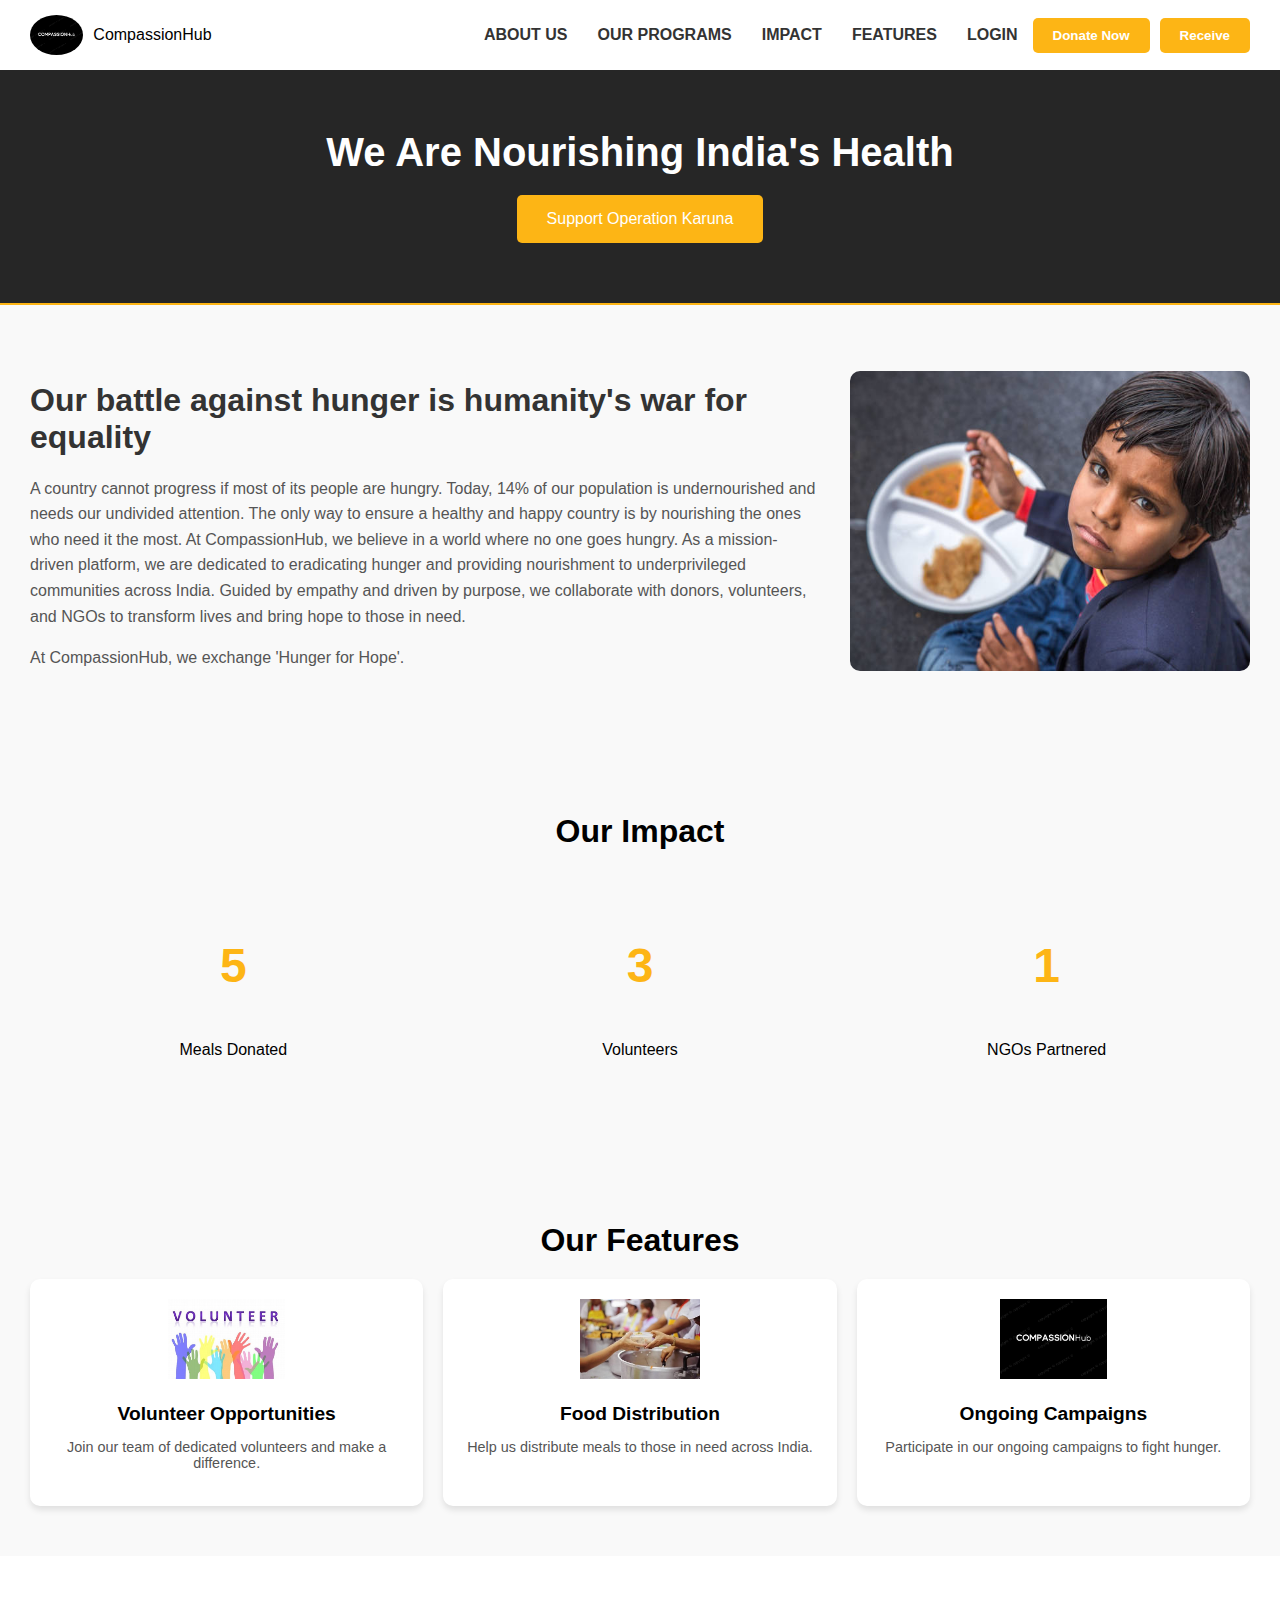
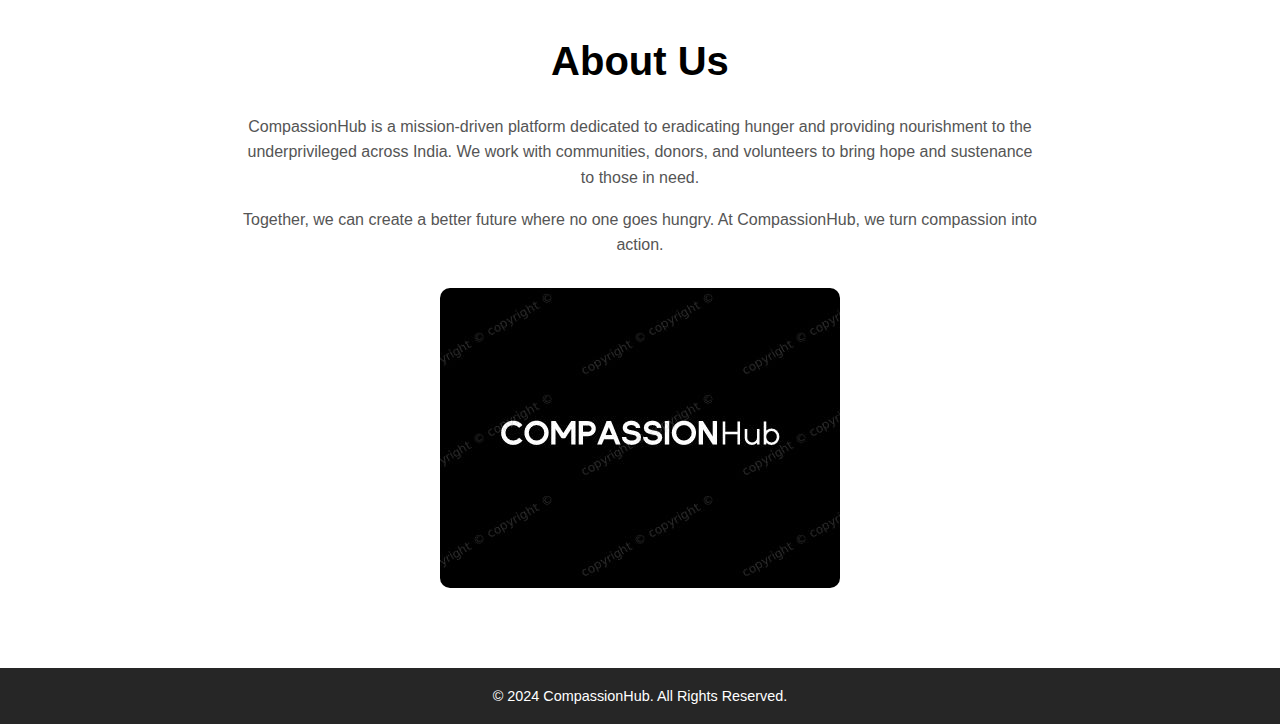
<file: index.html>
<!-- <!DOCTYPE html>
<html lang="en">
<head>
  <meta charset="UTF-8">
  <meta name="viewport" content="width=device-width, initial-scale=1.0">
  <title>Home Page</title>
  <style>
    body {
      margin: 0;
      font-family: 'Arial', sans-serif;
    }

    header {
      display: flex;
      justify-content: space-between;
      align-items: center;
      padding: 15px 30px;
      background-color: #ffffff;
      box-shadow: 0 4px 6px rgba(0, 0, 0, 0.1);
    }

    .logo {
      display: flex;
      align-items: center;
    }

    .logo img {
      height: 40px;
      margin-right: 10px;
    }

    nav {
      display: flex;
      align-items: center;
    }

    nav a {
      margin: 0 15px;
      text-decoration: none;
      color: #333;
      font-weight: bold;
    }

    .button-container {
      display: flex;
      gap: 10px;
    }

    .donate-button, .receive-button {
      background-color: #fdb515;
      color: white;
      padding: 10px 20px;
      border: none;
      border-radius: 5px;
      font-weight: bold;
      cursor: pointer;
    }

    .hero {
      background-color: #262626;
      color: white;
      padding: 60px 30px;
      text-align: center;
    }

    .hero h1 {
      font-size: 2.5rem;
      margin: 0;
    }

    .hero button {
      background-color: #fdb515;
      color: white;
      padding: 15px 30px;
      border: none;
      border-radius: 5px;
      font-size: 1rem;
      margin-top: 20px;
      cursor: pointer;
    }

    .about {
      display: flex;
      align-items: center;
      padding: 50px 30px;
    }

    .about .content {
      flex: 1;
    }

    .about img {
      max-width: 50%;
      margin-left: 30px;
      border-radius: 10px;
    }

    .about h2 {
      font-size: 2rem;
    }

    .about p {
      font-size: 1rem;
      line-height: 1.5;
      color: #555;
    }

    .stats {
      background-color: #f9f9f9;
      padding: 50px 30px;
      text-align: center;
    }

    .stats h2 {
      font-size: 2rem;
      margin-bottom: 20px;
    }

    .stats-container {
      display: flex;
      justify-content: space-around;
      flex-wrap: wrap;
    }

    .stats-container div {
      flex: 1;
      padding: 20px;
    }

    .stats-container h3 {
      font-size: 3rem;
      color: #fdb515;
    }

    .features-section {
      padding: 50px 30px;
      background-color: #f9f9f9;
    }

    .features-section h2 {
      text-align: center;
      font-size: 2rem;
      margin-bottom: 20px;
    }

    .features-grid {
      display: grid;
      grid-template-columns: repeat(auto-fit, minmax(250px, 1fr));
      gap: 20px;
    }

    .feature {
      background-color: white;
      padding: 20px;
      box-shadow: 0 4px 6px rgba(0, 0, 0, 0.1);
      border-radius: 10px;
      text-align: center;
    }

    .feature img {
      height: 80px;
      margin-bottom: 10px;
    }

    .feature h3 {
      font-size: 1.2rem;
      margin: 10px 0;
    }

    .feature p {
      font-size: 0.9rem;
      color: #555;
    }

    footer {
      background-color: #262626;
      color: white;
      text-align: center;
      padding: 20px;
      font-size: 0.9rem;
    }
  </style>
</head>
<body>

<header>
  <div class="logo">
    <img src="https://via.placeholder.com/40" alt="Logo">
    <span>CompassionHub</span>
  </div>
  <nav>
    <a href="#">ABOUT US</a>
    <a href="#">OUR PROGRAMS</a>
    <a href="#">IMPACT</a>
    <a href="#">OUR PRESENCE</a>
    <div class="button-container">
      <button class="donate-button" onclick="window.location.href='donate.html'">Donate Now</button>
      <button class="receive-button" onclick="window.location.href='receive.html'">Receive</button>
    </div>
  </nav>
</header>

<section class="hero">
  <h1>We Are Nourishing India's Health</h1>
  <button>Support Operation Karuna</button>
</section>

<section class="about">
  <div class="content">
    <h2>Our battle against hunger is humanity's war for equality</h2>
    <p>
      A country cannot progress if most of its people are hungry. Today, 14% of our population is undernourished and needs our undivided attention. The only way to ensure a healthy and happy country is by nourishing the ones who need it the most.
      Annamrita Foundation is an NGO working with an aim to provide food-relief and nourishment to the underprivileged communities of India.
    </p>
    <p>At CompassionHub, we exchange 'Hunger for Hope'.</p>
  </div>
  <img src="https://via.placeholder.com/400" alt="Cooking Image">
</section>

<section class="stats">
  <h2>Our Impact</h2>
  <div class="stats-container">
    <div>
      <h3 id="donationsCount">0</h3>
      <p>Meals Donated</p>
    </div>
    <div>
      <h3>50+</h3>
      <p>Volunteers</p>
    </div>
    <div>
      <h3>20+</h3>
      <p>NGOs Partnered</p>
    </div>
  </div>
</section>

<section class="features-section">
  <h2>Our Features</h2>
  <div class="features-grid">
    <div class="feature">
      <img src="https://via.placeholder.com/80" alt="Volunteer">
      <h3>Volunteer Opportunities</h3>
      <p>Join our team of dedicated volunteers and make a difference.</p>
    </div>
    <div class="feature">
      <img src="https://via.placeholder.com/80" alt="Food">
      <h3>Food Distribution</h3>
      <p>Help us distribute meals to those in need across India.</p>
    </div>
    <div class="feature">
      <img src="https://via.placeholder.com/80" alt="Campaigns">
      <h3>Ongoing Campaigns</h3>
      <p>Participate in our ongoing campaigns to fight hunger.</p>
    </div>
  </div>
</section>

<footer>
  © 2024 CompassionHub. All Rights Reserved.
</footer>

</body>
</html> -->





<!DOCTYPE html>
<html lang="en">
<head>
  <meta charset="UTF-8">
  <meta name="viewport" content="width=device-width, initial-scale=1.0">
  <title>Home Page</title>
  <style>
    body {
      margin: 0;
      font-family: 'Arial', sans-serif;
    }

    header {
      display: flex;
      justify-content: space-between;
      align-items: center;
      padding: 15px 30px;
      background-color: #ffffff;
      box-shadow: 0 4px 6px rgba(0, 0, 0, 0.1);
    }

    .logo {
      display: flex;
      align-items: center;
    }

    .logo img {
      height: 40px;
      margin-right: 10px;
    }

    nav {
      display: flex;
      align-items: center;
    }

    nav a {
      margin: 0 15px;
      text-decoration: none;
      color: #333;
      font-weight: bold;
    }

    .button-container {
      display: flex;
      gap: 10px;
    }

    .donate-button, .receive-button {
      background-color: #fdb515;
      color: white;
      padding: 10px 20px;
      border: none;
      border-radius: 5px;
      font-weight: bold;
      cursor: pointer;
    }

    .hero {
      background-color: #262626;
      color: white;
      padding: 60px 30px;
      text-align: center;
    }

    .hero h1 {
      font-size: 2.5rem;
      margin: 0;
    }

    .hero button {
      background-color: #fdb515;
      color: white;
      padding: 15px 30px;
      border: none;
      border-radius: 5px;
      font-size: 1rem;
      margin-top: 20px;
      cursor: pointer;
    }

    .stats {
      background-color: #f9f9f9;
      padding: 50px 30px;
      text-align: center;
    }

    .stats h2 {
      font-size: 2rem;
      margin-bottom: 20px;
    }

    .stats-container {
      display: flex;
      justify-content: space-around;
      flex-wrap: wrap;
    }

    .stats-container div {
      flex: 1;
      padding: 20px;
    }

    .stats-container h3 {
      font-size: 3rem;
      color: #fdb515;
    }

    .about {
      display: flex;
      align-items: center;
      padding: 50px 30px;
      background-color: #f9f9f9;
      border-top: 2px solid #fdb515;
    }

    .about .content {
      flex: 1;
    }

    .about img {
      max-width: 50%;
      margin-left: 30px;
      border-radius: 10px;
    }

    .about h2 {
      font-size: 2rem;
      margin-bottom: 20px;
      color: #333;
    }

    .about p {
      font-size: 1rem;
      line-height: 1.6;
      color: #555;
    }

    .features-section {
      padding: 50px 30px;
      background-color: #f9f9f9;
    }

    .features-section h2 {
      text-align: center;
      font-size: 2rem;
      margin-bottom: 20px;
    }

    .features-grid {
      display: grid;
      grid-template-columns: repeat(auto-fit, minmax(250px, 1fr));
      gap: 20px;
    }

    .feature {
      background-color: white;
      padding: 20px;
      box-shadow: 0 4px 6px rgba(0, 0, 0, 0.1);
      border-radius: 10px;
      text-align: center;
    }

    .feature img {
      height: 80px;
      margin-bottom: 10px;
    }

    .feature h3 {
      font-size: 1.2rem;
      margin: 10px 0;
    }

    .feature p {
      font-size: 0.9rem;
      color: #555;
    }

    footer {
      background-color: #262626;
      color: white;
      text-align: center;
      padding: 20px;
      font-size: 0.9rem;
    }

    .about-us {
      padding: 50px 30px;
      background-color: #fff;
    }

    .about-us h2 {
      text-align: center;
      font-size: 2.5rem;
      margin-bottom: 30px;
    }

    .about-us .content {
      max-width: 800px;
      margin: 0 auto;
      text-align: center;
      line-height: 1.6;
      font-size: 1rem;
      color: #555;
    }

    .about-us img {
      display: block;
      margin: 30px auto;
      max-width: 100%;
      border-radius: 10px;
    }

    html {
      scroll-behavior: smooth;
    }
  </style>
</head>
<body>

<header>
  <div class="logo">
    <img src="CompassionHub.jpg" alt="Logo" style="border-radius: 50%;">
    <span>CompassionHub</span>
  </div>
  <nav>
    <a href="#about-us">ABOUT US</a>
    <a href="#">OUR PROGRAMS</a>
    <a href="#stats">IMPACT</a>
    <a href="#features-section">FEATURES</a>
    <a href="login.html">LOGIN</a>
    <div class="button-container">
      <button class="donate-button" onclick="window.location.href='donate.html'">Donate Now</button>
      <button class="receive-button" onclick="window.location.href='receive.html'">Receive</button>
    </div>
  </nav>
</header>

<section class="hero">
  <h1>We Are Nourishing India's Health</h1>
  <button>Support Operation Karuna</button>
</section>

<section class="about">
  <div class="content">
    <h2>Our battle against hunger is humanity's war for equality</h2>
    <p>
      A country cannot progress if most of its people are hungry. Today, 14% of our population is undernourished and needs our undivided attention. The only way to ensure a healthy and happy country is by nourishing the ones who need it the most.
      At CompassionHub, we believe in a world where no one goes hungry. As a mission-driven platform, we are dedicated to eradicating hunger and providing nourishment to underprivileged communities across India. Guided by empathy and driven by purpose, we collaborate with donors, volunteers, and NGOs to transform lives and bring hope to those in need.    </p>
    <p>At CompassionHub, we exchange 'Hunger for Hope'.</p>
  </div>
  <img src="kid.jpg" alt="Cooking Image" style="height: 300px; width: 400px;">
</section>

<section id="stats" class="stats">
  <h2>Our Impact</h2>
  <div class="stats-container">
    <div>
      <h3 id="donationsCount">5</h3>
      <p>Meals Donated</p>
    </div>
    <div>
      <h3>3</h3>
      <p>Volunteers</p>
    </div>
    <div>
      <h3>1</h3>
      <p>NGOs Partnered</p>
    </div>
  </div>
</section>

<section id="features-section" class="features-section">
  <h2>Our Features</h2>
  <div class="features-grid">
    <div class="feature">
      <img src="volunteer.jpeg" alt="Volunteer">
      <h3>Volunteer Opportunities</h3>
      <p>Join our team of dedicated volunteers and make a difference.</p>
    </div>
    <div class="feature">
      <img src="distribution.jpeg" alt="Food">
      <h3>Food Distribution</h3>
      <p>Help us distribute meals to those in need across India.</p>
    </div>
    <div class="feature">
      <img src="CompassionHub.jpg" alt="Campaigns">
      <h3>Ongoing Campaigns</h3>
      <p>Participate in our ongoing campaigns to fight hunger.</p>
    </div>
  </div>
</section>

<section id="about-us" class="about-us">
    <h2>About Us</h2>
    <div class="content">
      <p>
        CompassionHub is a mission-driven platform dedicated to eradicating hunger and providing nourishment to the underprivileged across India.
        We work with communities, donors, and volunteers to bring hope and sustenance to those in need.
      </p>
      <p>
        Together, we can create a better future where no one goes hungry. At CompassionHub, we turn compassion into action.
      </p>
    </div>
    <img src="CompassionHub.jpg" alt="Team at CompassionHub">
  </section>

<footer>
  © 2024 CompassionHub. All Rights Reserved.
</footer>

</body>
</html>
</file>
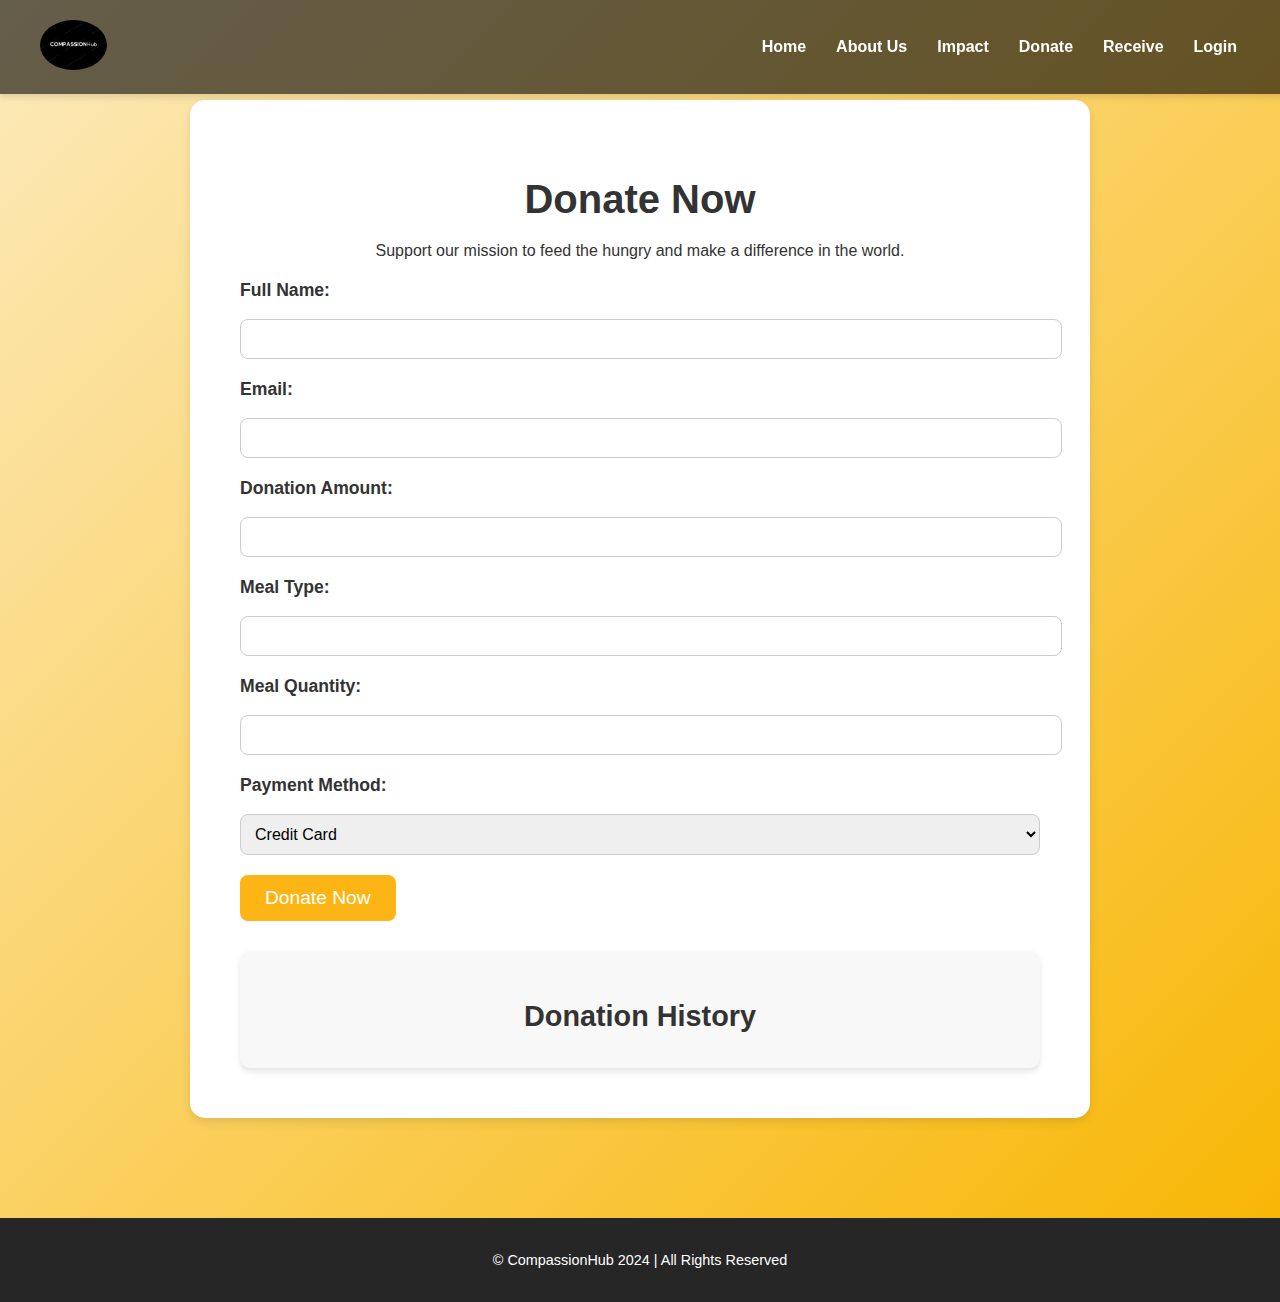
<file: donate.html>
<!DOCTYPE html>
<html lang="en">
<head>
    <meta charset="UTF-8">
    <meta name="viewport" content="width=device-width, initial-scale=1.0">
    <title>Annamrita Donation Page</title>
    <style>
        /* Existing styles remain unchanged */
        body {
            font-family: 'Arial', sans-serif;
            margin: 0;
            background: linear-gradient(135deg, #fceabb, #f8b500);
            color: #333;
            overflow-x: hidden;
        }

        header {
            display: flex;
            justify-content: space-between;
            align-items: center;
            padding: 20px 40px;
            background: rgba(0, 0, 0, 0.6);
            box-shadow: 0 4px 6px rgba(0, 0, 0, 0.1);
            position: fixed;
            width: 100%;
            top: 0;
            left: 0;
            z-index: 10;
        }

        .logo img {
            height: 50px;
        }

        nav ul {
            display: flex;
            list-style: none;
            margin: 0;
        }

        nav ul li {
            margin: 0 15px;
        }

        nav ul li a {
            color: white;
            text-decoration: none;
            font-weight: bold;
            transition: color 0.3s ease;
        }

        nav ul li a:hover {
            color: #fdb515;
        }

        main {
            margin-top: 120px; /* Ensure the main content doesn't overlap with the header */
            padding: 50px;
            background: white;
            border-radius: 15px;
            max-width: 800px;
            margin: 100px auto;
            box-shadow: 0 4px 10px rgba(0, 0, 0, 0.1);
            text-align: center;
        }

        h1 {
            font-size: 2.5rem;
            color: #333;
            margin-bottom: 20px;
        }

        form {
            text-align: left;
            margin-top: 20px;
        }

        label {
            font-weight: bold;
            display: block;
            margin-bottom: 8px;
            font-size: 1.1rem;
        }

        input, select {
            width: 100%;
            padding: 10px;
            margin: 10px 0 20px;
            border-radius: 8px;
            border: 1px solid #ccc;
            font-size: 1rem;
        }

        button {
            background-color: #fdb515;
            color: white;
            padding: 12px 25px;
            border: none;
            border-radius: 8px;
            font-size: 1.2rem;
            cursor: pointer;
            transition: background-color 0.3s;
        }

        button:hover {
            background-color: #ff9f00;
        }

        .donation-list {
            margin-top: 30px;
            background-color: #f8f8f8;
            padding: 20px;
            border-radius: 10px;
            box-shadow: 0 4px 6px rgba(0, 0, 0, 0.1);
        }

        .donation-list h3 {
            font-size: 1.8rem;
            color: #333;
            margin-bottom: 15px;
        }

        .donation-item {
            padding: 15px;
            background-color: white;
            border: 1px solid #ddd;
            border-radius: 8px;
            margin-bottom: 10px;
            box-shadow: 0 2px 4px rgba(0, 0, 0, 0.1);
        }

        .donation-item p {
            margin: 5px 0;
        }

        footer {
            background-color: #262626;
            color: white;
            text-align: center;
            padding: 20px;
            font-size: 0.9rem;
            margin-top: 40px;
        }

        .upi-section, .card-details-section {
            display: none;
            text-align: center;
            margin-top: 20px;
        }

        .upi-section img {
            width: 200px;
            height: 200px;
            border: 2px solid #ccc;
            border-radius: 10px;
        }

        .upi-section p, .card-details-section p {
            font-size: 1rem;
            color: #555;
        }

        @media (max-width: 768px) {
            main {
                padding: 30px;
            }

            header {
                padding: 15px;
            }

            nav ul li {
                margin: 0 10px;
            }
        }
    </style>
</head>
<body>

<header>
    <div class="logo">
        <img src="CompassionHub.jpg" alt="CompassionHub Logo" style="border-radius: 50%;">
    </div>
    <nav style="width: 99%;">
        <ul>
            <li><a href="index.html" style="margin-left: 600px;">Home</a></li>
            <li><a href="index.html">About Us</a></li>
            <li><a href="index.html">Impact</a></li>
            <li><a href="donate.html">Donate</a></li>
            <li><a href="receive.html">Receive</a></li>
            <li><a href="login.html">Login</a></li>
        </ul>
    </nav>
</header>

<main>
    <h1>Donate Now</h1>
    <p>Support our mission to feed the hungry and make a difference in the world.</p>

    <form id="donationForm">
        <label for="name">Full Name:</label>
        <input type="text" id="name" name="name" required>

        <label for="email">Email:</label>
        <input type="email" id="email" name="email" required>

        <label for="amount">Donation Amount:</label>
        <input type="number" id="amount" name="amount" min="1" required>

        <label for="mealType">Meal Type:</label>
        <input type="text" id="mealType" name="mealType" required>

        <label for="mealQuantity">Meal Quantity:</label>
        <input type="number" id="mealQuantity" name="mealQuantity" min="1" required>

        <label for="paymentMethod">Payment Method:</label>
        <select id="paymentMethod" name="paymentMethod" required>
            <option value="credit-card">Credit Card</option>
            <option value="debit-card">Debit Card</option>
            <option value="net-banking">Net Banking</option>
            <option value="upi">UPI</option>
        </select>

        <div class="upi-section" id="upiSection">
            <p>Scan this QR code to make your payment via UPI:</p>
            <img src="upi.jpg" alt="UPI QR Code">
        </div>

        <div class="card-details-section" id="cardDetailsSection">
            <label for="cardNumber">Card Number:</label>
            <input type="text" id="cardNumber" name="cardNumber" placeholder="XXXX-XXXX-XXXX-XXXX" required>

            <label for="expiryDate">Expiry Date:</label>
            <input type="text" id="expiryDate" name="expiryDate" placeholder="MM/YY" required>

            <label for="cvv">CVV:</label>
            <input type="password" id="cvv" name="cvv" placeholder="XXX" required>
        </div>

        <button type="submit">Donate Now</button>
    </form>

    <div class="donation-list" id="donationList">
        <h3>Donation History</h3>
    </div>
</main>

<footer>
    <p>&copy; CompassionHub 2024 | All Rights Reserved</p>
</footer>

<script>
    // Handle dynamic display of UPI and Card Details sections
    document.getElementById('paymentMethod').addEventListener('change', function() {
        const upiSection = document.getElementById('upiSection');
        const cardDetailsSection = document.getElementById('cardDetailsSection');
        if (this.value === 'upi') {
            upiSection.style.display = 'block';
            cardDetailsSection.style.display = 'none';
        } else if (this.value === 'credit-card' || this.value === 'debit-card') {
            cardDetailsSection.style.display = 'block';
            upiSection.style.display = 'none';
        } else {
            upiSection.style.display = 'none';
            cardDetailsSection.style.display = 'none';
        }
    });

    // Existing form submission logic
    document.getElementById('donationForm').addEventListener('submit', function(event) {
        event.preventDefault();
        const donation = {
            name: document.getElementById('name').value,
            email: document.getElementById('email').value,
            amount: document.getElementById('amount').value,
            mealType: document.getElementById('mealType').value,
            mealQuantity: document.getElementById('mealQuantity').value,
            paymentMethod: document.getElementById('paymentMethod').value
        };
        const donationList = document.getElementById('donationList');
        const donationItem = document.createElement('div');
        donationItem.className = 'donation-item';
        donationItem.innerHTML = `
            <p><strong>Name:</strong> ${donation.name}</p>
            <p><strong>Email:</strong> ${donation.email}</p>
            <p><strong>Amount:</strong> ₹${donation.amount}</p>
            <p><strong>Meal Type:</strong> ${donation.mealType}</p>
            <p><strong>Quantity:</strong> ${donation.mealQuantity}</p>
            <p><strong>Method:</strong> ${donation.paymentMethod}</p>
        `;
        donationList.appendChild(donationItem);
        this.reset();
        document.getElementById('upiSection').style.display = 'none';
        document.getElementById('cardDetailsSection').style.display = 'none';
    });
</script>

</body>
</html>
</file>
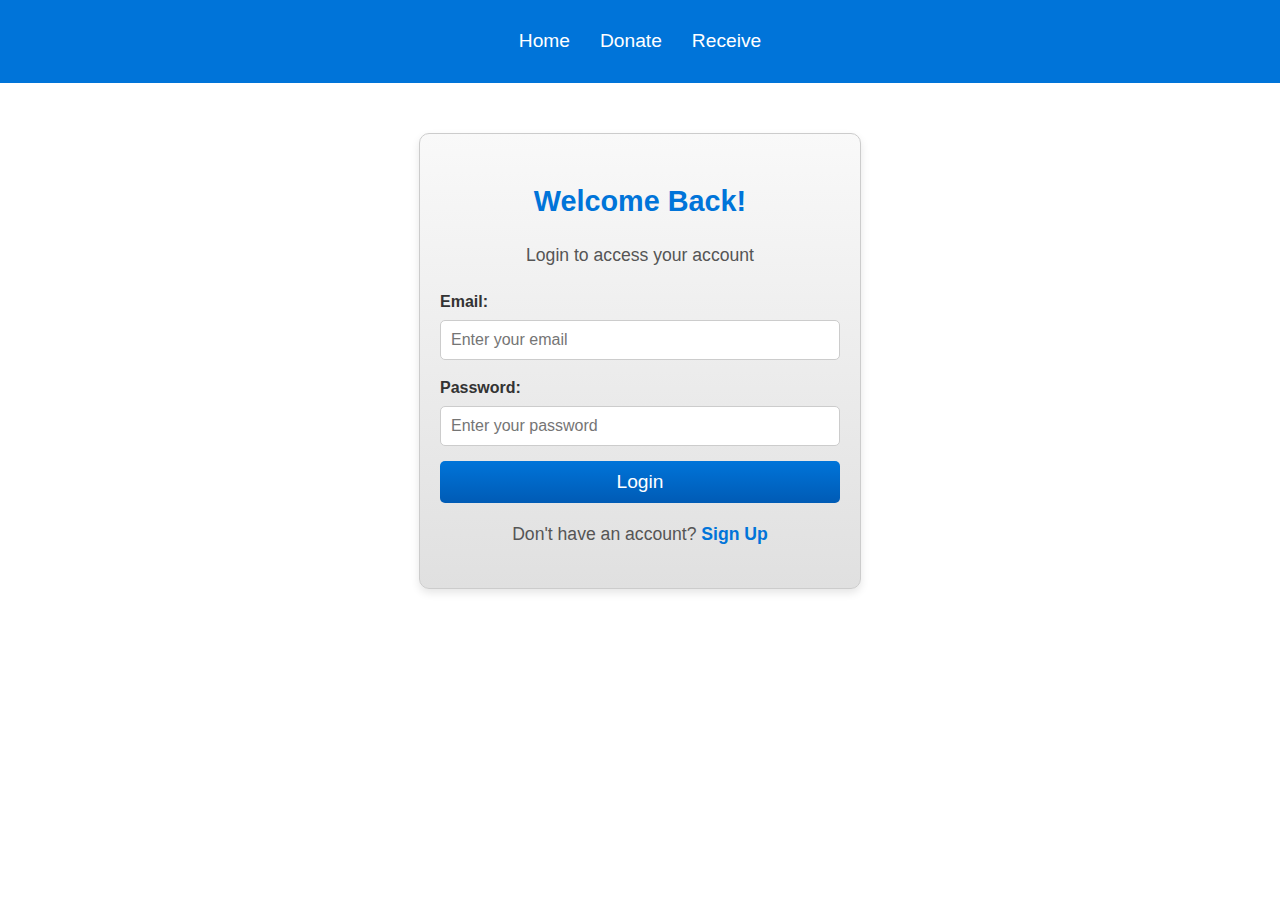
<file: login.html>
<!DOCTYPE html>
<html lang="en">
<head>
  <meta charset="UTF-8">
  <meta name="viewport" content="width=device-width, initial-scale=1.0">
  <link rel="stylesheet" href="style.css">
  <title>Login</title>
</head>
<body>
  <header>
    <nav>
      <ul>
        <li><a href="index.html">Home</a></li>
        <li><a href="donate.html">Donate</a></li>
        <li><a href="receive.html">Receive</a></li>
      </ul>
    </nav>
  </header>

  <main>
    <form id="loginForm">
      <h2>Welcome Back!</h2>
      <p>Login to access your account</p>

      <label for="email">Email:</label>
      <input type="email" id="email" placeholder="Enter your email" required>

      <label for="password">Password:</label>
      <input type="password" id="password" placeholder="Enter your password" required>

      <button type="submit">Login</button>
      <p>Don't have an account? <a href="signup.html">Sign Up</a></p>
    </form>
  </main>

  <script>
    document.getElementById("loginForm").addEventListener("submit", function (e) {
      e.preventDefault();
      alert("Login Successful!");
      window.location.href = "index.html";
    });
  </script>
</body>
</html>
</file>
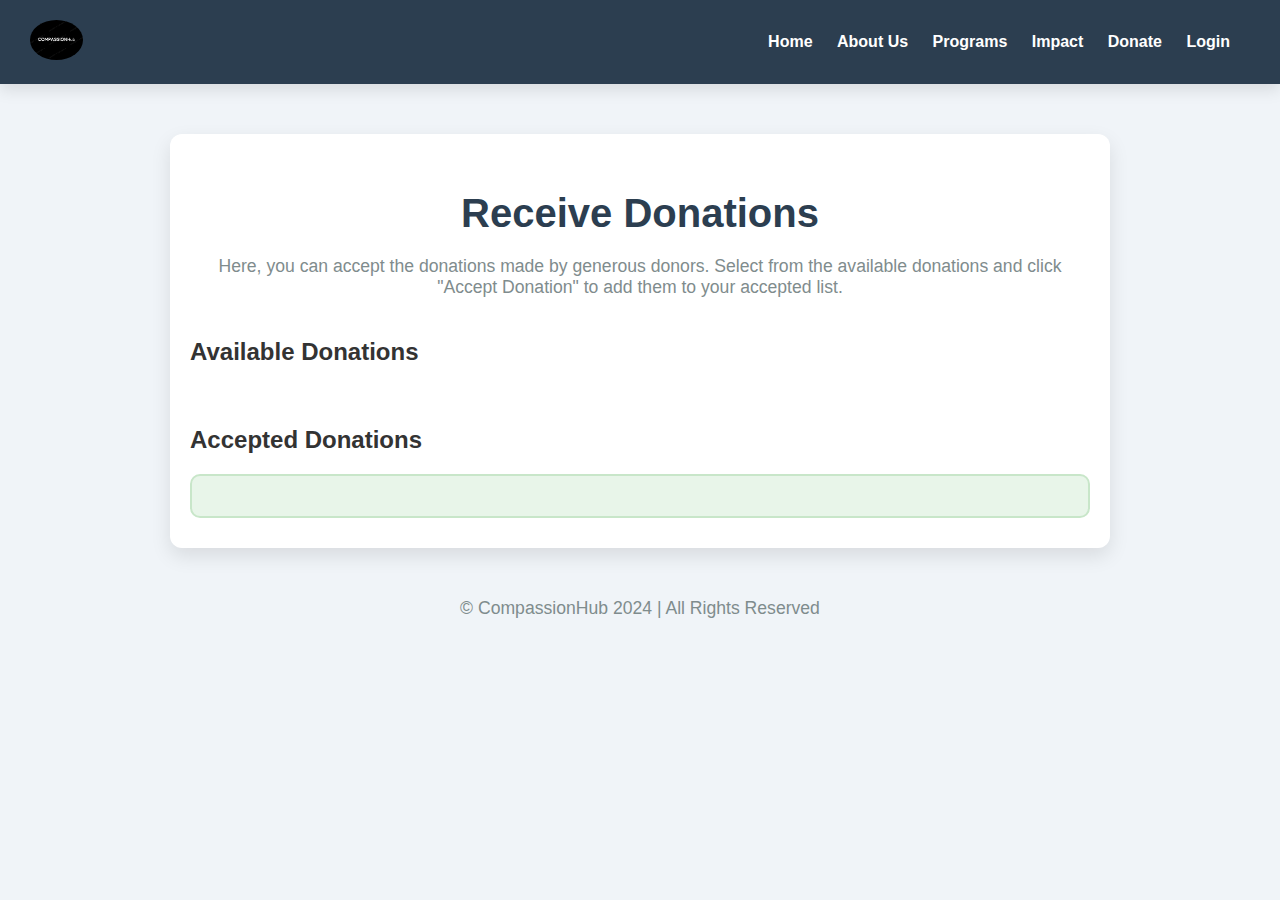
<file: receive.html>
<!-- <!DOCTYPE html>
<html lang="en">
<head>
  <meta charset="UTF-8">
  <meta name="viewport" content="width=device-width, initial-scale=1.0">
  <link rel="stylesheet" href="style.css">
  <title>Receive Food</title>
</head>
<body>
  <header>
    <nav>
      <ul>
        <li><a href="index.html">Home</a></li>
        <li><a href="donate.html">Donate</a></li>
        <li><a href="receive.html" class="active">Receive</a></li>
        <li><a href="login.html" class="login">Login</a></li>
      </ul>
    </nav>
  </header>

  <main>
    <section class="receive-section">
      <h1>Available Donations</h1>
      <ul id="availableDonations">
      </ul>
    </section>

    <section class="accepted-section">
      <h1>Accepted Donations</h1>
      <ul id="acceptedDonations">
      </ul>
    </section>
  </main>

  <script>
    // Fetch donations and accepted donations from localStorage
    const donations = JSON.parse(localStorage.getItem("donations")) || [];
    const acceptedDonations = JSON.parse(localStorage.getItem("acceptedDonations")) || [];
    const availableDonations = document.getElementById("availableDonations");
    const acceptedDonationsList = document.getElementById("acceptedDonations");

    // Render donations list
    function renderDonations() {
      availableDonations.innerHTML = ""; // Clear the list first
      donations.forEach((donation, index) => {
        const listItem = document.createElement("li");
        listItem.innerHTML = `
          ${donation} 
          <button onclick="acceptDonation(${index})">Accept</button>
        `;
        availableDonations.appendChild(listItem);
      });
    }

    // Render accepted donations
    function renderAcceptedDonations() {
      acceptedDonationsList.innerHTML = ""; // Clear the list first
      acceptedDonations.forEach((donation) => {
        const listItem = document.createElement("li");
        listItem.textContent = donation;
        acceptedDonationsList.appendChild(listItem);
      });
    }

    // Function to handle accepting a donation
    function acceptDonation(index) {
      const confirmed = confirm("Do you want to accept this donation?");
      if (confirmed) {
        const acceptedItem = donations.splice(index, 1)[0]; // Remove donation from donations list
        acceptedDonations.push(acceptedItem); // Add it to accepted donations list
        localStorage.setItem("donations", JSON.stringify(donations)); // Update localStorage for donations
        localStorage.setItem("acceptedDonations", JSON.stringify(acceptedDonations)); // Update accepted donations
        renderDonations(); // Re-render donations
        renderAcceptedDonations(); // Re-render accepted donations
      }
    }

    // Render the donations and accepted donations list when the page loads
    document.addEventListener("DOMContentLoaded", () => {
      renderDonations();
      renderAcceptedDonations();
    });
  </script>
</body>
</html>
 -->



 <!DOCTYPE html>
<html lang="en">
<head>
    <meta charset="UTF-8">
    <meta name="viewport" content="width=device-width, initial-scale=1.0">
    <title>Receive Donations</title>
    <style>
        body {
            font-family: 'Arial', sans-serif;
            margin: 0;
            background-color: #f0f4f8; /* Light blue background for a fresh feel */
            color: #333;
            transition: background-color 0.3s ease;
        }

        header {
            background-color: #2C3E50; /* Deep blue color for header */
            color: white;
            padding: 20px 30px;
            box-shadow: 0 6px 15px rgba(0, 0, 0, 0.1);
            position: sticky;
            top: 0;
            z-index: 1000;
            transition: background-color 0.3s ease;
        }

        header nav {
            display: flex;
            justify-content: space-between;
            align-items: center;
        }

        header nav a {
            text-decoration: none;
            color: #fff;
            margin-right: 20px;
            font-weight: bold;
            position: relative;
            transition: color 0.3s ease;
        }

        header nav a:hover {
            color: #fdb515; /* Bright yellow on hover */
        }

        .logo img {
            height: 40px;
            margin-right: 10px;
        }

        .content {
            padding: 30px 20px;
            max-width: 900px;
            margin: 50px auto;
            background-color: #ffffff;
            border-radius: 12px;
            box-shadow: 0 8px 20px rgba(0, 0, 0, 0.1);
            animation: slideIn 1s ease-out;
            transition: transform 0.3s ease;
        }

        h1 {
            font-size: 2.5rem;
            color: #2C3E50; /* Deep blue color for titles */
            text-align: center;
            margin-bottom: 20px;
            transition: color 0.3s ease;
        }

        p {
            text-align: center;
            font-size: 1.1rem;
            margin-bottom: 30px;
            color: #7F8C8D; /* Light grey text */
            transition: color 0.3s ease;
        }

        .available-donations, .accepted-donations {
            margin-top: 40px;
        }

        .donation-list {
            margin-top: 20px;
            display: grid;
            grid-template-columns: 1fr 1fr;
            gap: 20px;
        }

        .donation-list li {
            background-color: #f8f9fa;
            padding: 20px;
            border-radius: 10px;
            box-shadow: 0 4px 10px rgba(0, 0, 0, 0.1);
            transition: transform 0.3s ease, background-color 0.3s ease;
        }

        .donation-list li:hover {
            transform: translateY(-10px);
            background-color: #eaf0f1;
        }

        .donation-list li button {
            background-color: #16a085; /* Teal color for buttons */
            color: white;
            padding: 10px 20px;
            border: none;
            cursor: pointer;
            border-radius: 8px;
            font-size: 1rem;
            transition: background-color 0.3s ease, transform 0.3s ease;
        }

        .donation-list li button:hover {
            background-color: #1abc9c; /* Lighter teal color */
            transform: scale(1.05);
        }

        .accepted-list {
            margin-top: 20px;
            background-color: #e8f5e9;
            border-radius: 10px;
            padding: 20px;
            border: 2px solid #c8e6c9;
        }

        .accepted-list ul {
            list-style-type: none;
            padding: 0;
        }

        .accepted-list li {
            background-color: #a5d6a7;
            padding: 12px;
            margin: 8px 0;
            border-radius: 5px;
            color: #2e7d32;
            transition: background-color 0.3s ease;
        }

        .accepted-list li:hover {
            background-color: #81c784;
        }

        /* Hover effects on donation box */
        .donation-list li:hover {
            transform: translateY(-10px);
            box-shadow: 0 10px 30px rgba(0, 0, 0, 0.1);
        }

        /* Animation */
        @keyframes slideIn {
            0% {
                opacity: 0;
                transform: translateY(50px);
            }
            100% {
                opacity: 1;
                transform: translateY(0);
            }
        }

        /* Media Queries for responsiveness */
        @media (max-width: 768px) {
            .donation-list {
                grid-template-columns: 1fr;
            }

            h1 {
                font-size: 2rem;
            }

            p {
                font-size: 1rem;
            }
        }

        /* Interactive Effects */
        .content:hover {
            transform: translateY(-10px); /* Slight lifting effect */
        }

    </style>
</head>
<body>
    <header>
        <nav>
            <div class="logo">
                <img src="CompassionHub.jpg" alt="Logo" style="border-radius: 50%;">
            </div>
            <div>
                <a href="index.html">Home</a>
                <a href="index.html">About Us</a>
                <a href="index.html">Programs</a>
                <a href="index.html">Impact</a>
                <a href="donate.html">Donate</a>
                <a href="login.html">Login</a>
            </div>
        </nav>
    </header>

    <div class="content">
        <h1>Receive Donations</h1>
        <p>Here, you can accept the donations made by generous donors. Select from the available donations and click "Accept Donation" to add them to your accepted list.</p>

        <!-- Available Donations Box -->
        <div class="available-donations">
            <h2>Available Donations</h2>
            <div class="donation-list" id="available-donations">
                <!-- Available donations will be dynamically populated here -->
            </div>
        </div>

        <!-- Accepted Donations Box -->
        <div class="accepted-donations">
            <h2>Accepted Donations</h2>
            <div class="accepted-list" id="accepted-donations">
                <!-- Accepted donations will be shown here -->
            </div>
        </div>
    </div>
    <footer>
        <p>&copy; CompassionHub 2024 | All Rights Reserved</p>
    </footer>

    <script>
        // Function to display available donations
        function displayAvailableDonations() {
            const donationList = JSON.parse(localStorage.getItem("donations")) || [];
            const availableDonationsContainer = document.getElementById("available-donations");

            availableDonationsContainer.innerHTML = ""; // Clear existing content

            donationList.forEach((donation, index) => {
                const donationItem = document.createElement("li");
                donationItem.innerHTML = `
                    <strong>${donation.name}</strong> - ${donation.mealType} (${donation.mealQuantity} meals)
                    <button onclick="acceptDonation(${index})">Accept Donation</button>
                `;
                availableDonationsContainer.appendChild(donationItem);
            });
        }

        // Function to accept a donation
        function acceptDonation(index) {
            const donationList = JSON.parse(localStorage.getItem("donations")) || [];
            const acceptedDonation = donationList.splice(index, 1)[0]; // Remove the accepted donation from available list

            // Save the updated donations list and accepted donation list to localStorage
            localStorage.setItem("donations", JSON.stringify(donationList));
            let acceptedDonations = JSON.parse(localStorage.getItem("acceptedDonations")) || [];
            acceptedDonations.push(acceptedDonation);
            localStorage.setItem("acceptedDonations", JSON.stringify(acceptedDonations));

            // Refresh the displayed donations
            displayAvailableDonations();
            displayAcceptedDonations();
        }

        // Function to display accepted donations
        function displayAcceptedDonations() {
            const acceptedDonationsContainer = document.getElementById("accepted-donations");
            const acceptedDonations = JSON.parse(localStorage.getItem("acceptedDonations")) || [];

            acceptedDonationsContainer.innerHTML = ""; // Clear existing content

            acceptedDonations.forEach(donation => {
                const donationItem = document.createElement("li");
                donationItem.innerHTML = `
                    <strong>${donation.name}</strong> - ${donation.mealType} (${donation.mealQuantity} meals)
                `;
                acceptedDonationsContainer.appendChild(donationItem);
            });
        }

        // Initialize the page by displaying both available and accepted donations
        displayAvailableDonations();
        displayAcceptedDonations();
    </script>
</body>
</html>
</file>
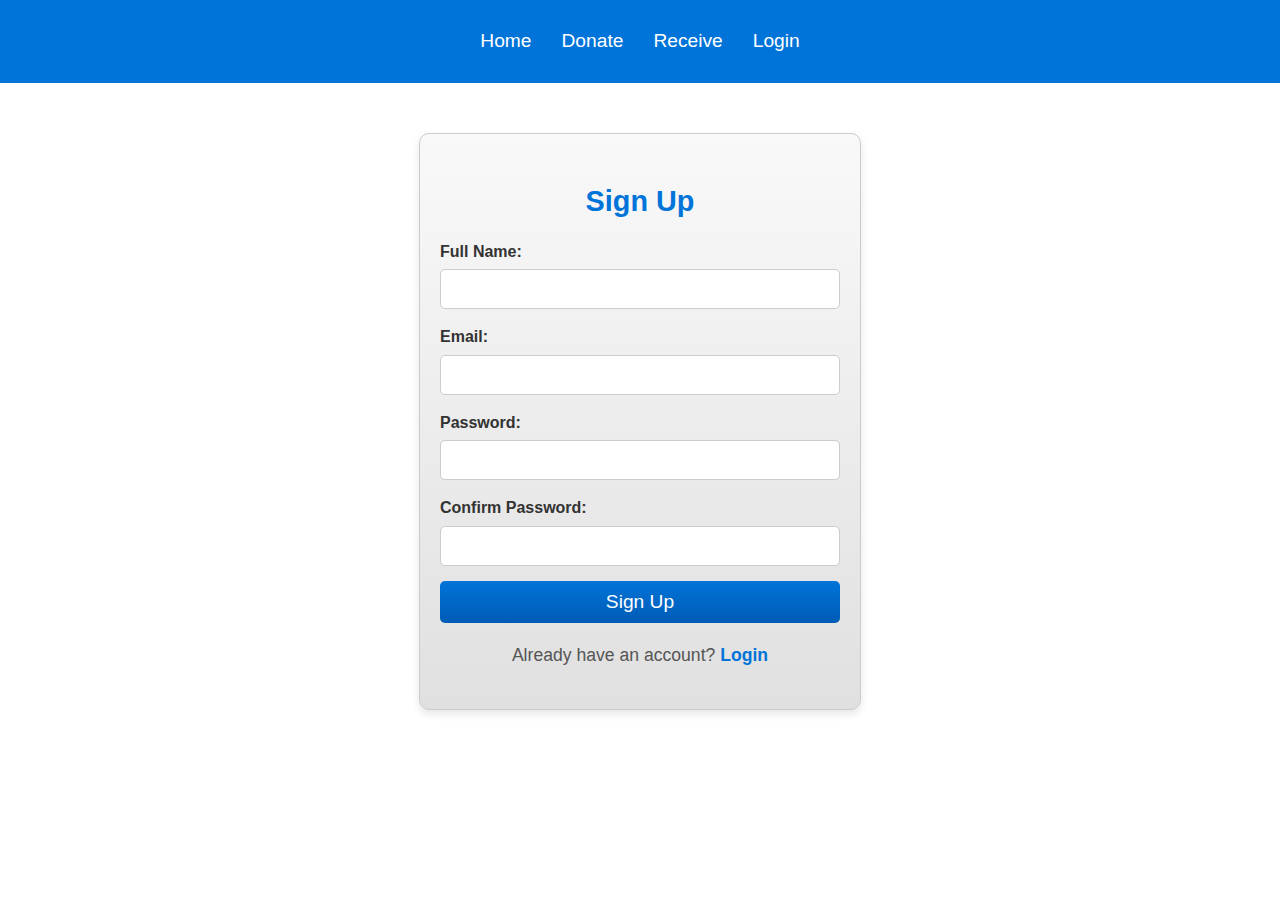
<file: signup.html>
<!DOCTYPE html>
<html lang="en">
<head>
  <meta charset="UTF-8">
  <meta name="viewport" content="width=device-width, initial-scale=1.0">
  <link rel="stylesheet" href="style.css">
  <title>Sign Up</title>
</head>
<body>
  <header>
    <nav>
      <ul>
        <li><a href="index.html">Home</a></li>
        <li><a href="donate.html">Donate</a></li>
        <li><a href="receive.html">Receive</a></li>
        <li><a href="login.html" class="login">Login</a></li>
      </ul>
    </nav>
  </header>

  <main>
    <form id="signupForm">
      <h2>Sign Up</h2>
      <label for="username">Full Name:</label>
      <input type="text" id="username" required>

      <label for="email">Email:</label>
      <input type="email" id="email" required>

      <label for="password">Password:</label>
      <input type="password" id="password" required>

      <label for="confirmPassword">Confirm Password:</label>
      <input type="password" id="confirmPassword" required>

      <button type="submit">Sign Up</button>
      <p>Already have an account? <a href="login.html">Login</a></p>
    </form>
  </main>

  <script>
    document.getElementById("signupForm").addEventListener("submit", function (e) {
      e.preventDefault();
      const password = document.getElementById("password").value;
      const confirmPassword = document.getElementById("confirmPassword").value;

      if (password !== confirmPassword) {
        alert("Passwords do not match!");
        return;
      }

      alert("Signup successful!");
      window.location.href = "login.html";
    });
  </script>
</body>
</html>
</file>
<file: style.css>
/* body {
    font-family: Arial, sans-serif;
    margin: 0;
    padding: 0;
    box-sizing: border-box;
  }
  
  header {
    background: #ff5722;
    color: white;
    padding: 10px 20px;
  }
  
  header nav ul {
    list-style: none;
    display: flex;
    justify-content: space-around;
    padding: 0;
  }
  
  header nav ul li {
    display: inline;
  }
  
  header nav ul li a {
    color: white;
    text-decoration: none;
    padding: 5px 10px;
  }
  
  .hero {
    background: url('hero-image.jpg') center center/cover no-repeat;
    color: white;
    text-align: center;
    padding: 50px;
  }
  
  .donate-form {
    margin: 20px;
    padding: 20px;
    background: #f4f4f4;
    border-radius: 8px;
  }
  
  button {
    background: #ff5722;
    color: white;
    border: none;
    padding: 10px 15px;
    border-radius: 5px;
    cursor: pointer;
  }
  
  button:hover {
    background: #e64a19;
  }
   */


/* General Styles */
body {
    font-family: Arial, sans-serif;
    margin: 0;
    padding: 0;
    line-height: 1.6;
  }
  
  header {
    background-color: #0074D9;
    color: white;
    padding: 10px 0;
  }
  
  header nav ul {
    display: flex;
    justify-content: center;
    list-style: none;
    padding: 0;
  }
  
  header nav ul li {
    margin: 0 15px;
  }
  
  header nav ul li a {
    color: white;
    text-decoration: none;
    font-size: 1.2em;
  }
  
  header nav ul li a.active {
    text-decoration: underline;
  }
  
  button {
    display: block;
    background-color: #0074D9;
    color: white;
    padding: 10px 20px;
    border: none;
    border-radius: 5px;
    cursor: pointer;
    font-size: 1em;
  }
  
  button:hover {
    background-color: #005bb5;
  }
  
  /* Login Form */
  form {
    max-width: 400px;
    margin: 50px auto;
    padding: 20px;
    border: 1px solid #ccc;
    border-radius: 10px;
    background: linear-gradient(to bottom, #f9f9f9, #e0e0e0);
    box-shadow: 0 4px 8px rgba(0, 0, 0, 0.1);
    text-align: center;
  }
  
  form h2 {
    margin-bottom: 15px;
    font-size: 1.8em;
    color: #0074D9;
  }
  
  form p {
    margin-bottom: 20px;
    font-size: 1.1em;
    color: #555;
  }
  
  form label {
    display: block;
    text-align: left;
    font-weight: bold;
    margin-bottom: 5px;
    color: #333;
  }
  
  form input {
    width: 100%;
    padding: 10px;
    margin-bottom: 15px;
    border: 1px solid #ccc;
    border-radius: 5px;
    box-sizing: border-box;
    font-size: 1em;
  }
  
  form input:focus {
    border-color: #0074D9;
    outline: none;
  }
  
  form button {
    width: 100%;
    padding: 10px;
    font-size: 1.2em;
    background: linear-gradient(to bottom, #0074D9, #005bb5);
    color: white;
    border: none;
    border-radius: 5px;
    cursor: pointer;
    transition: background 0.3s;
  }
  
  form button:hover {
    background: linear-gradient(to bottom, #005bb5, #003e7d);
  }
  
  form a {
    color: #0074D9;
    text-decoration: none;
    font-weight: bold;
  }
  
  form a:hover {
    text-decoration: underline;
  }
  
  /* Receive and Donation List */
  .receive-list ul,
  .donation-list ul {
    list-style: none;
    padding: 0;
    margin: 20px auto;
    max-width: 500px;
  }
  
  .receive-list ul li,
  .donation-list ul li {
    display: flex;
    justify-content: space-between;
    align-items: center;
    padding: 10px;
    margin-bottom: 10px;
    border-radius: 5px;
    background-color: #f4f4f4;
    box-shadow: 0 2px 4px rgba(0, 0, 0, 0.1);
  }
</file>
